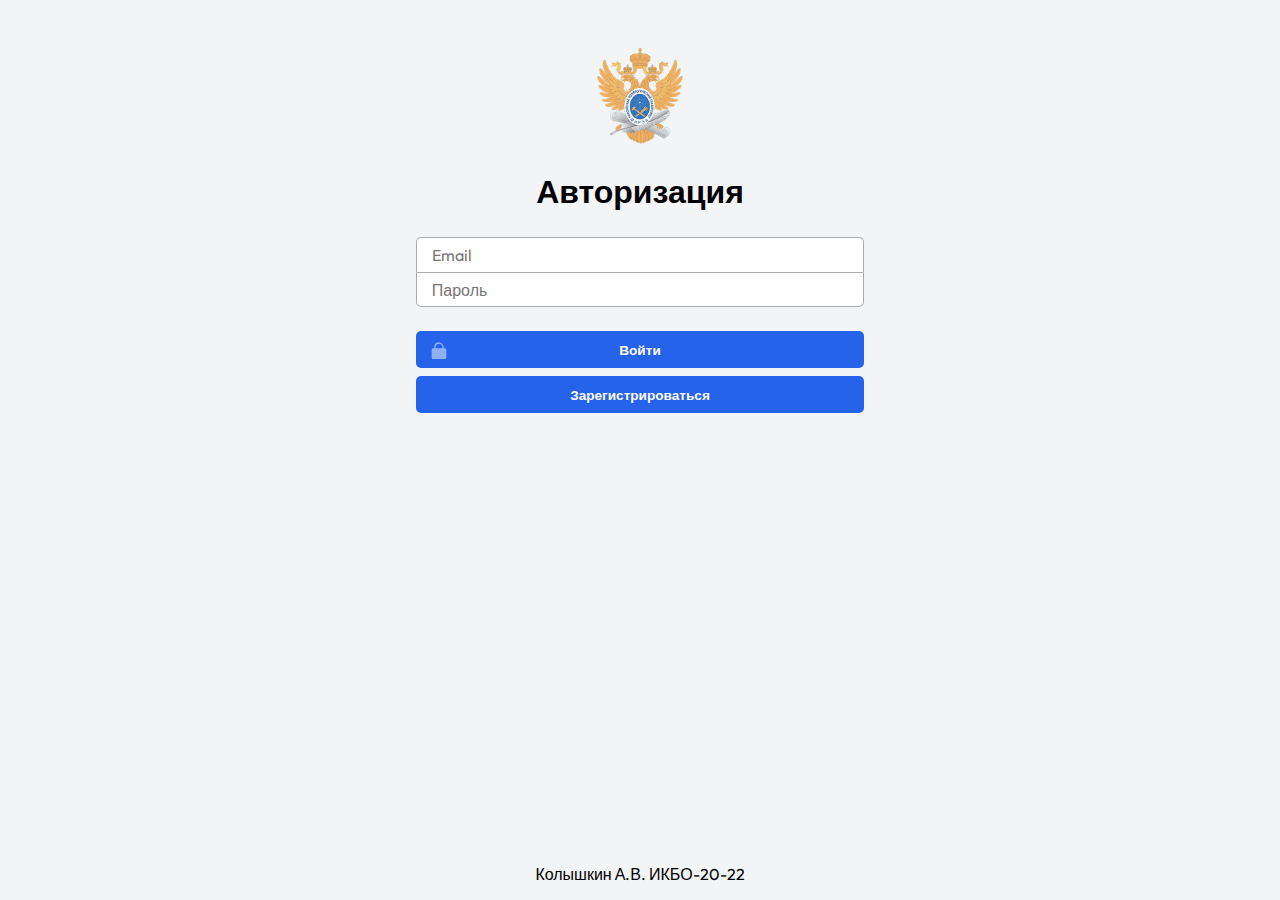
<file: index.html>
<!DOCTYPE html>
<html lang="en">
<head>
    <meta charset="UTF-8">
    <meta name="viewport" content="width=device-width, initial-scale=1.0">
    <title>Document</title>
</head>
<body>
    <script>
        window.location.assign('login/index.html');
    </script>
</body>
</html>
</file>
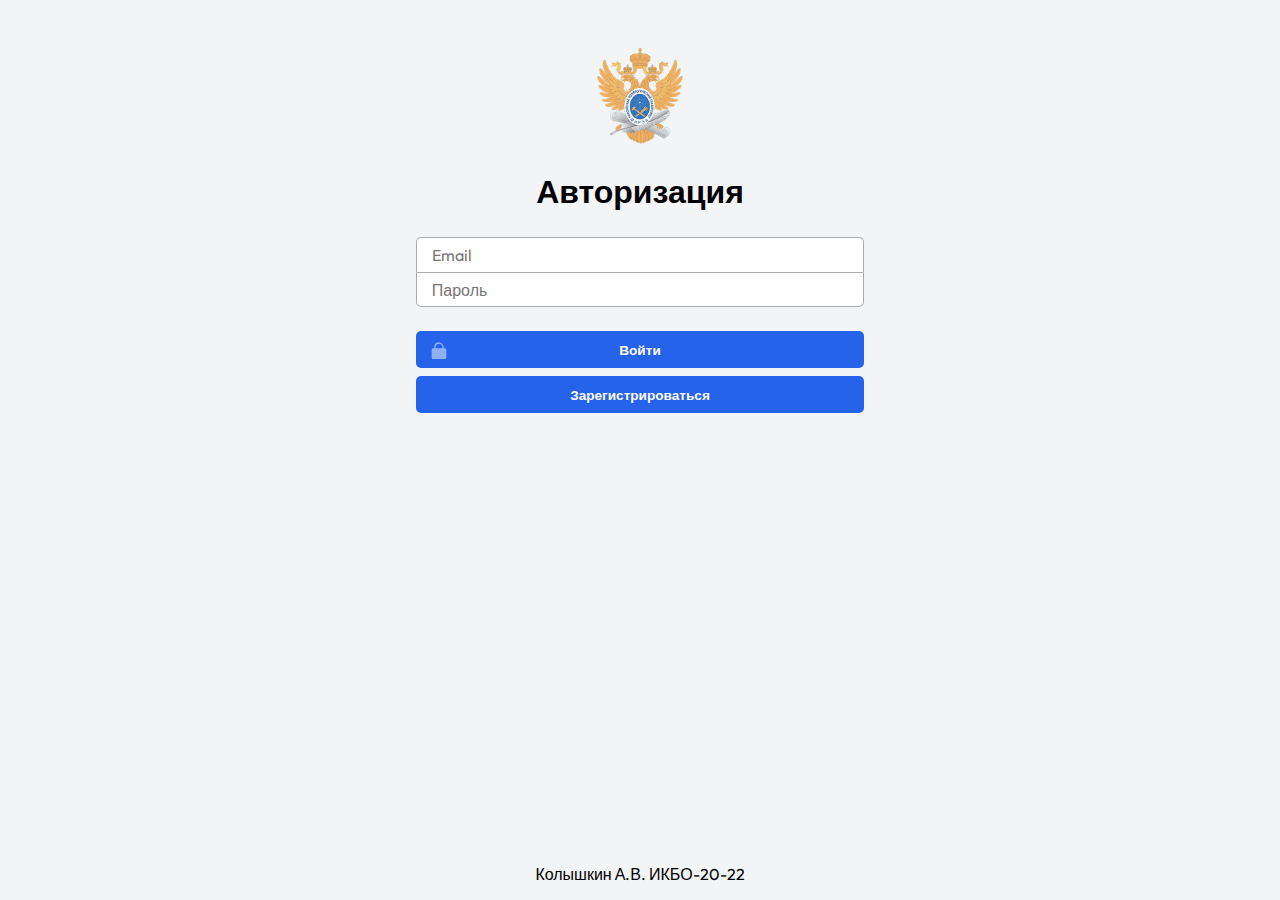
<file: login/index.html>
<!DOCTYPE html>
<html lang="en">
<head>
    <meta charset="UTF-8">
    <meta name="viewport" content="width=device-width, initial-scale=1.0">
    <title>Аутенфикация</title>
    <link rel="stylesheet" href="login.css">
    <link rel="shortcut icon" href="../src/logo.png" type="image/x-icon">
    <script src="script.js"></script>
</head>
<body>
    <div class = "login">
        <img class = "logo" src="../src/logo.png">
        <h2>Авторизация</h2>
        <form id ="login_form">
            <input id = "email" type="email" placeholder="Email" required>
            <input id = "password" type="password" placeholder="Пароль" required>
            <button onclick = "login()" class="login_button" form="login_form"><img class = "lock" src="lock.svg">Войти</button>
            <button class = "reg" form="">Зарегистрироваться</button>
        </form>
    </div>
    <footer>
        <p>Колышкин А.В. ИКБО-20-22</p>
    </footer>
</body>
</html>
</file>
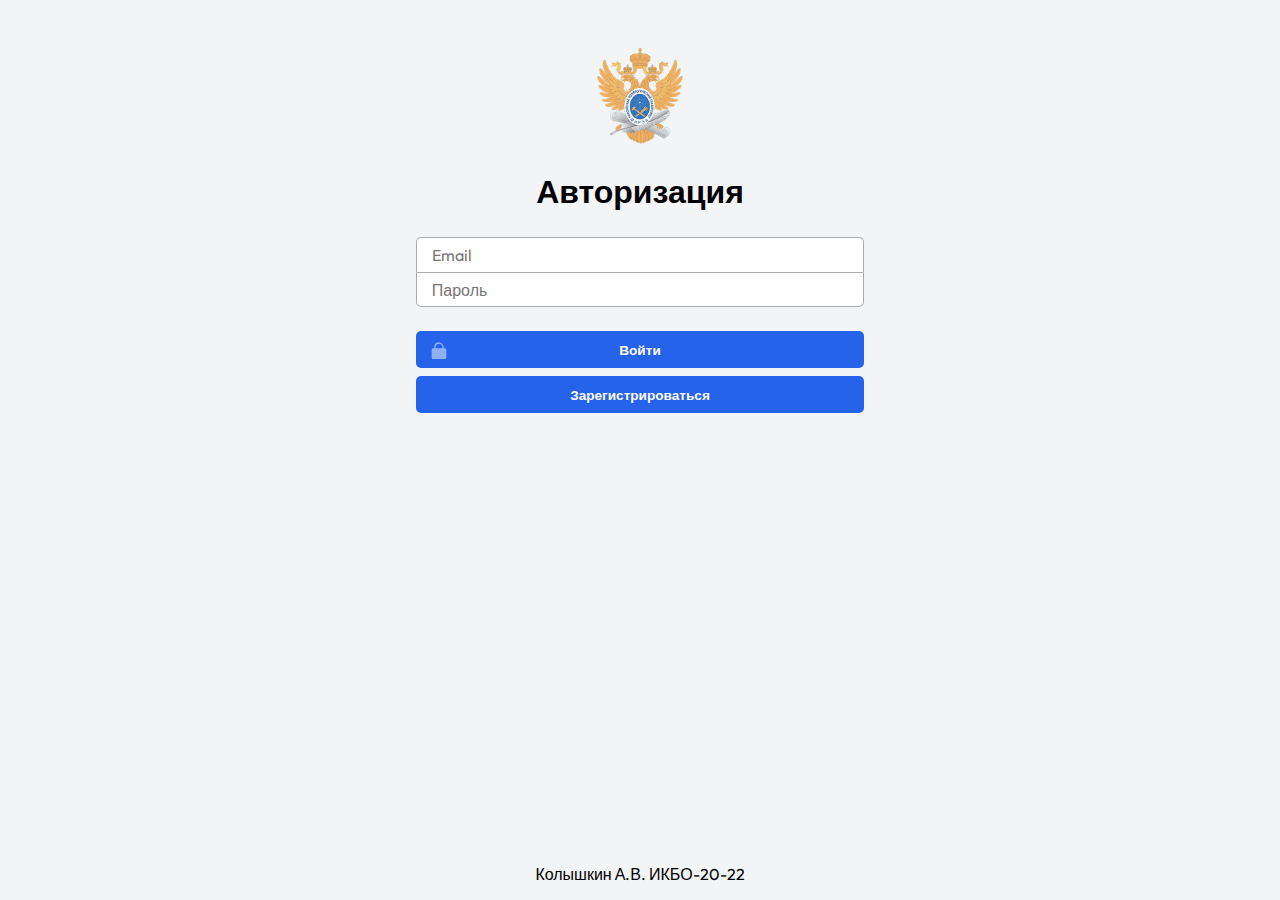
<file: edit/edit.html>
<!DOCTYPE html>
<html lang="en">
<head>
    <meta charset="UTF-8">
    <meta name="viewport" content="width=device-width, initial-scale=1.0">
    <title>Электронная зачётная книжка</title>
    <link rel="shortcut icon" href="../src/logo.png" type="image/x-icon">
    <link rel="stylesheet" href="edit.css">
    <script src="edit.js"></script>
</head>
<body>
    <div class = "wrapper">
        <div class = "content">
            <div class = "page_header">
                <img class = "logo" src="../src/logo.png">
                <h1>Электронная зачётная книжка</h1>
                <div class = "user">
                    <div class="userName">
                        <img src="../src/user.png">
                        <p>Username</p>
                    </div>
                    <div class = "logout">
                        <img src="../src/logout.png">
                        <p>Выйти</p>
                    </div>
                </div>
            </div>
            <div class="info">
                <p style="font-weight: bold;">Выбранный студент:</p>
                <p class = "infoName">Username</p>
                <div>
                    <p class="blue">Группа:</p>
                    <p class = "group">UserGroup</p>
                </div>
                <div>
                    <p class="blue">Курс:</p>
                    <p class = "course">1</p>
                </div>
            </div>
            <table class ="markbook">
                <thead>
                    <tr>
                        <th>Дата</th>
                        <th>Наименование дисциплины</th>
                        <th>Вид контроля</th>
                        <th>Общее кол-во час.</th>
                        <th>Семестр и год</th>
                        <th>Оценка(балл)</th>
                    </tr>
                </thead>
                <tbody>
                </tbody>
            </table>
            <button class="Btn" onclick="add()">
                <div class="sign"><p>+</p></div>
                <div class="text">Добавить</div>
            </button>
        </div>
        <footer>
            <p>Колышкин А.В. ИКБО-20-22</p>
        </footer>
    </div>
</body>
</html>
</file>
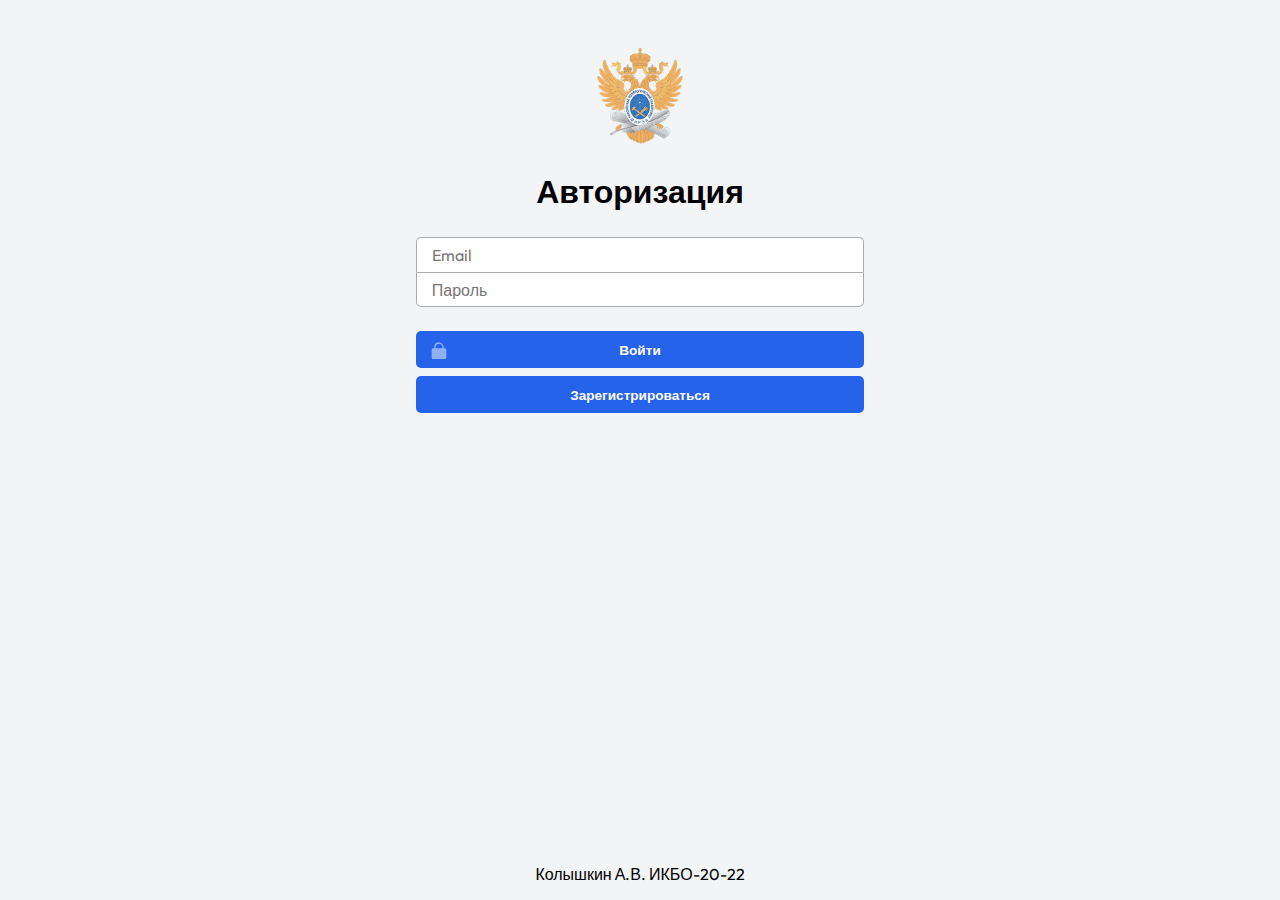
<file: main/main.html>
<!DOCTYPE html>
<html lang="en">
<head>
    <meta charset="UTF-8">
    <meta name="viewport" content="width=device-width, initial-scale=1.0">
    <title>Электронная зачётная книжка</title>
    <link rel="shortcut icon" href="../src/logo.png" type="image/x-icon">
    <link rel="stylesheet" href="main.css">
    <script src="main.js"></script>
</head>
<body>
    <div class = "wrapper">
        <div class = "content">
            <div class = "page_header">
                <img class = "logo" src="../src/logo.png">
                <h1>Электронная зачётная книжка</h1>
                <div class = "user">
                    <div class="userName">
                        <img src="../src/user.png">
                        <p>Username</p>
                    </div>
                    <div class = "logout">
                        <img src="../src/logout.png">
                        <p>Выйти</p>
                    </div>
                </div>
            </div>
            <div class="info">
                <p>Username</p>
                <div>
                    <p class="blue">Группа:</p>
                    <p class = "group">UserGroup</p>
                </div>
                <div>
                    <p class="blue">Курс:</p>
                    <p class = "course">1</p>
                </div>
            </div>
            <table class ="markbook">
                <thead>
                    <tr>
                        <th>Дата</th>
                        <th>Наименование дисциплины</th>
                        <th>Вид контроля</th>
                        <th>Общее кол-во час.</th>
                        <th>Семестр и год</th>
                        <th>Оценка(балл)</th>
                    </tr>
                </thead>
                <tbody>
                </tbody>
            </table>
        </div>
        <footer>
            <p>Колышкин А.В. ИКБО-20-22</p>
        </footer>
    </div>
    
</body>
</html>
</file>
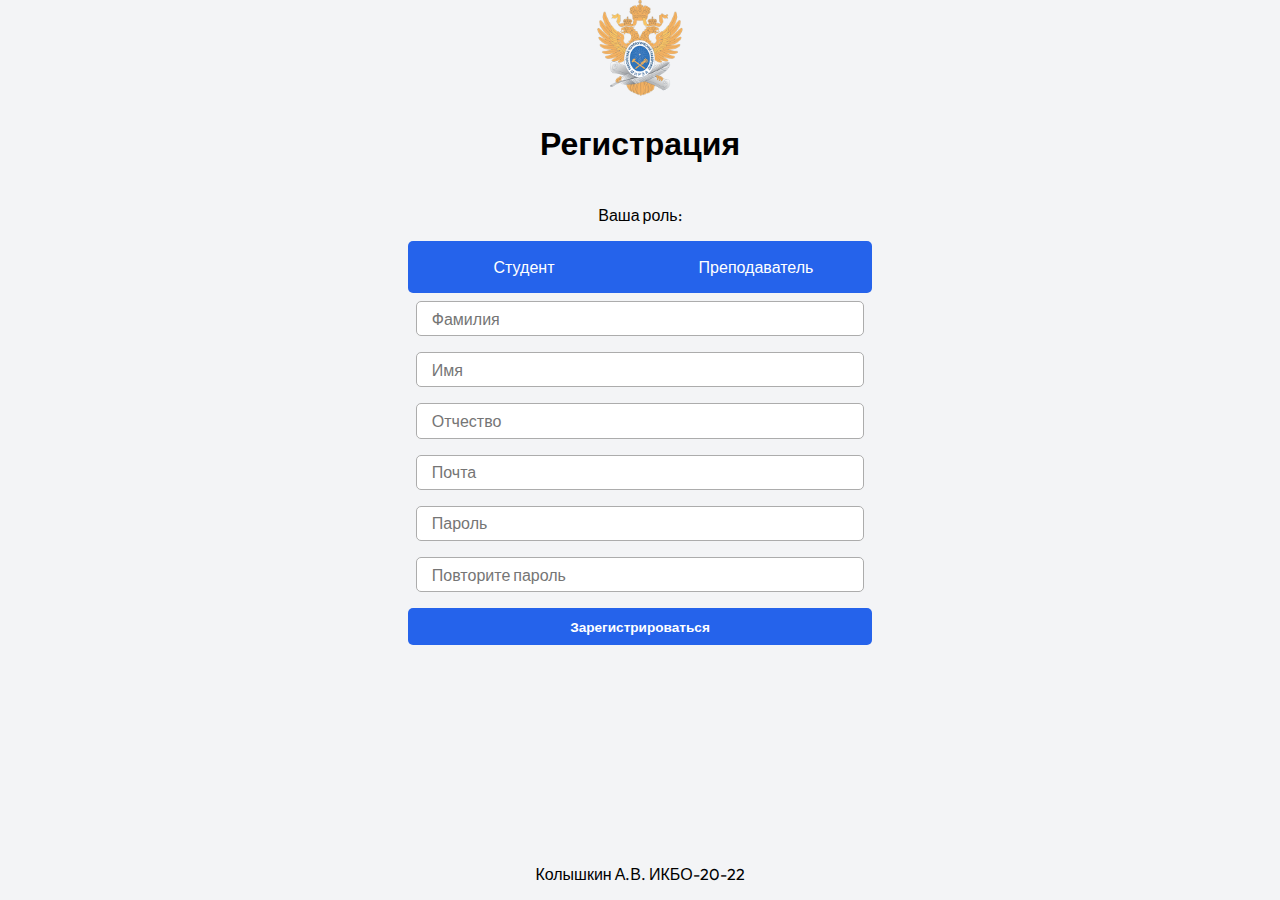
<file: signin/signin.html>
<!DOCTYPE html>
<html lang="en">
<head>
    <meta charset="UTF-8">
    <meta name="viewport" content="width=device-width, initial-scale=1.0">
    <title>Аутенфикация</title>
    <link rel="stylesheet" href="signin.css">
    <link rel="shortcut icon" href="../src/logo.png" type="image/x-icon">
    <script src="signin.js"></script>
</head>
<body>
    <div class = "wrapper">
        <div class = "content">
            <div class = "login">
                <img class = "logo" src="../src/logo.png">
                <h2>Регистрация</h2>
                <form id ="login_form">
                    <div class = "role">
                        <p>Ваша роль: </p>
                        <div class = "selectRole">
                            <div class = "student"><p>Студент</p></div>
                            <div class = "teacher"><p>Преподаватель</p></div>
                        </div>
                    </div>
                    <input id = "surname" type="text" placeholder="Фамилия" required>
                    <input id = "name" type="text" placeholder="Имя" required>
                    <input id = "secondName" type="text" placeholder="Отчество" required>
                    <input id = "email" type="email" placeholder="Почта" required>
                    <input id = "password" type="password" placeholder="Пароль" required>
                    <input id = "repeatPassword" type="password" placeholder="Повторите пароль" required>
                    <button class = "reg">Зарегистрироваться</button>
                </form>
            </div>
        </div>
        <footer>
            <p>Колышкин А.В. ИКБО-20-22</p>
        </footer>
    </div>
</body>
</html>
</file>
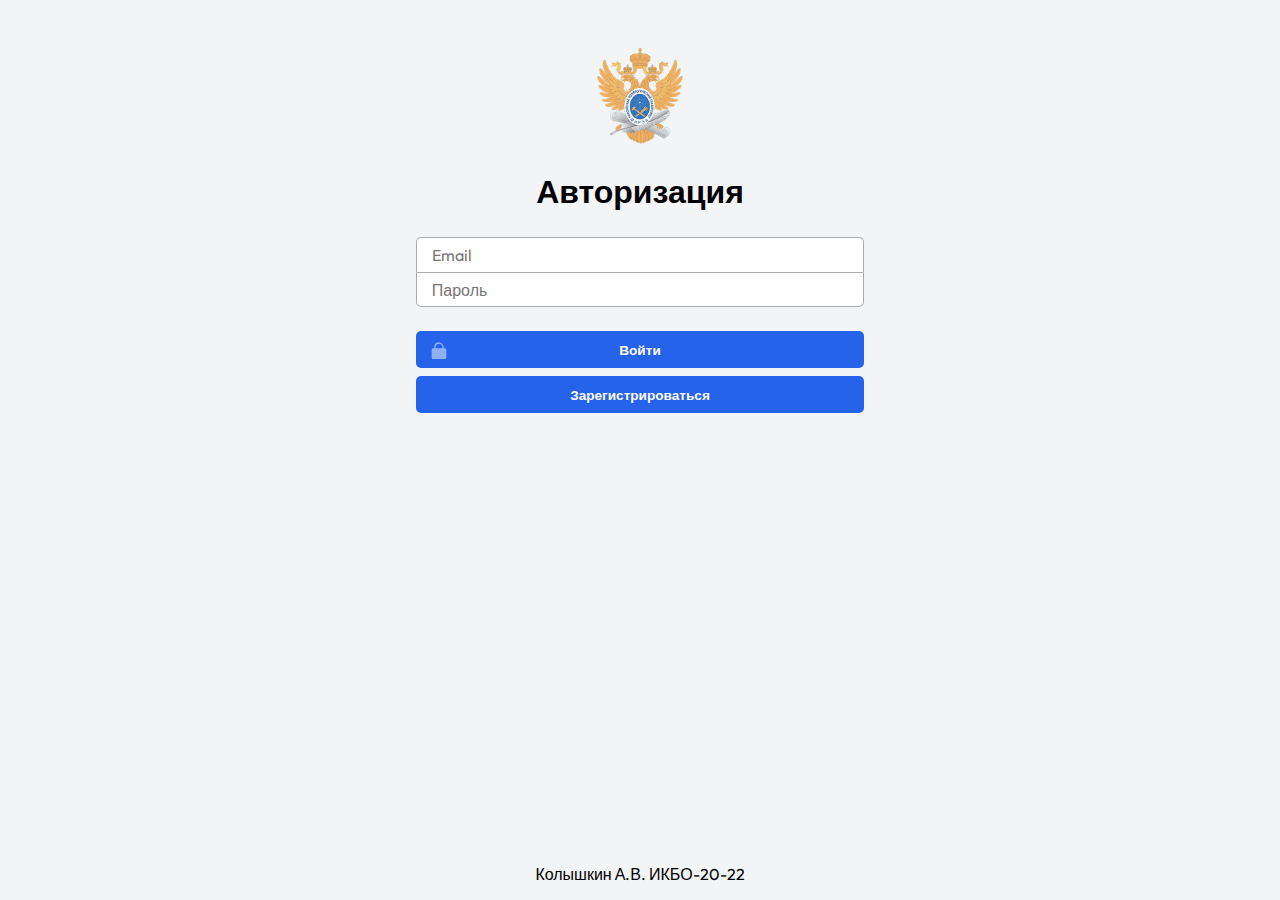
<file: tmain/tmain.html>
<!DOCTYPE html>
<html lang="en">
<head>
    <meta charset="UTF-8">
    <meta name="viewport" content="width=device-width, initial-scale=1.0">
    <title>Document</title> 
    <link rel="shortcut icon" href="../src/logo.png" type="image/x-icon">
    <link rel="stylesheet" href="tmain.css">
    <script src="tmain.js"></script>
</head>
<body>
    <div class = "wrapper">
        <div class = "content">
            <div class = "page_header">
                <img class = "logo" src="../src/logo.png">
                <h1>Электронная зачётная книжка</h1>
                <div class = "user">
                    <div class="userName">
                        <img src="../src/user.png">
                        <p>Username</p>
                    </div>
                    <div class = "logout">
                        <img src="../src/logout.png">
                        <p>Выйти</p>
                    </div>
                </div>
            </div>
            <div class = "selectStudent">
                <p>Выберите студента: </p>
                <table class ="students">
                    <thead>
                        <tr>
                            <th>ID</th>
                            <th>Имя</th>
                            <th>Курс</th>
                            <th>Группа</th>
                        </tr>
                    </thead>
                    <tbody>
                    </tbody>
                </table>
            </div>
        </div>
        <footer>
            <p>Колышкин А.В. ИКБО-20-22</p>
        </footer>
    </div>
</body>
</html>
</file>
<file: login/login.css>
@import url('https://fonts.googleapis.com/css2?family=Outfit:wght@300&display=swap');
body {
    margin-top:3rem;
    background-color:rgb(243 244 246);
    font-family: 'Outfit', sans-serif;
    display: flex;
    justify-content: center;
    flex-direction: column;
}
h2{
    font-size: 2rem;
}
form{
    display: flex;
    flex-direction: column;

}
.login{
    display: flex;
    flex-direction: column;
    align-items: center;
}
#email,#password{
    width: 28rem;
    height: 2.2rem;
    text-indent: 0.8rem;
    font-family: 'Outfit', sans-serif;
    font-size:1rem;
    border: 1px solid rgb(172, 172, 172);
    box-sizing: border-box;
}
#email:focus, #password:focus{
    outline: none;
}
#email{
    border-radius: 5px 5px 0 0;
    border-bottom: none;
    margin-bottom: none;
}
#password{
    border-radius:0 0 5px 5px;
    margin-top: none;
}
#email::placeholder, #password::placeholder{
    font-size: 1rem;
}
.logo{
    width: 96px;
    height: 96px;
}
.login_button{
    font-family: 'Outfit', sans-serif;
    margin-top: 1.5rem;
    height: 2.3rem;
    background-color: rgb(37,99,235);
    color:white;
    font-size: 0.85rem;
    font-weight:bolder;
    border: none;
    border-radius: 5px;
    transition: transform 2s;
    position: relative;
}
.login_button:hover, .reg:hover{
    background-color: rgb(29,78,216);
}
.lock{
    width: 20px;
    height: 20px;
    filter: invert(100%) opacity(0.5);
    position: absolute;
    left:3%;
}
.login_button:hover .lock{
    filter: invert(100%) opacity(1);
}
.reg{
    font-family: 'Outfit', sans-serif;
    margin-top: 0.5rem;
    height: 2.3rem;
    background-color: rgb(37,99,235);
    color:white;
    font-size: 0.85rem;
    font-weight:bolder;
    border: none;
    border-radius: 5px;
    transition: transform 2s;
    position: relative;
}
footer{
    display: flex;
    position: absolute;
    align-items: center;
    width: 100%;
    justify-content: center;
    left:0;
    bottom: 0;
}
@media only screen and (max-width: 767px) {
    body{
        display: flex;
        justify-content: center;
        align-items: center;
    }
    #email,#password{
        width: 20rem;
    }
    footer{
        bottom: 10%;
    }

}
</file>
<file: edit/edit.css>
body {
    font-family: Arial, sans-serif;
    display: flex;
    flex-direction: column;
    margin:0;
    background-color:rgb(243 244 246);
}

table {
    width: 100%;
    border-collapse: collapse;
    margin-top: 20px;
}

table, th, td {
    border: 1px solid #ddd;
    background-color: white;
}

th, td {
    padding: 10px;
    text-align: left;
}


th {
    background-color: #f2f2f2;
}
.userName{
    display: flex;
    flex-direction: row;
    gap:3px;
    background-color: rgb(37,99,235);
    border-radius: 5px 0 0 5px;
    padding-left: 10px;
    transition: background-color 0.2s;
}
.userName img{
    width: 20px;
    height: 20px;
    margin-block-start: 0.9rem;
    filter:invert(1);
}
.userName p{
    white-space: nowrap;
}
.logout{
    display: flex;
    flex-direction: row;
    gap:3px;
    background-color: rgb(37,99,235);
    border-radius: 0 5px 5px 0;
    padding-left: 10px;
    padding-right: 10px;
    transition: background-color 0.2s;
}
.logout img{
    width: 20px;
    height: 20px;
    margin-block-start: 0.9rem;
    filter:invert(1);
}
.user{
    display: flex;
    flex-direction: row;
    justify-content: end;
    flex-grow: 1;
    height: 3rem;
    width: 14rem;
    color:white;
    margin-top:1rem;
}

.userName:hover, .logout:hover{
    background-color: rgb(29,78,216);
    cursor: pointer;
}
tr{
    transition: background-color 0.2s;
}
td{
    transition: background-color 0.8s;
}
tr:hover{
    background-color: ghostwhite;
}
td:hover{
    background-color:rgba(29,78,216,0.3);

}


.page_header{
    display: flex;
    position: relative;
    flex-direction: row;
}
.logo{
    width: 70px;
    height: 70px;
}
.info{
    display: flex;
    flex-direction: row;
    gap:1rem;
}
.info div{
    display: flex;
    flex-direction: row;
    gap:5px;
    justify-content: center;
    align-items: center;
}
.info p{
    margin-block-start: 0;
    margin-block-end: 0;
}
.blue{
    color:rgb(37,99,235);
}


.Btn {
    display: flex;
    align-items: center;
    justify-content: flex-start;
    width: 45px;
    height: 45px;
    border: none;
    border-radius: 5px;
    margin-top: 5px;
    cursor: pointer;
    position: relative;
    overflow: hidden;
    transition-duration: .3s;
    box-shadow: 2px 2px 10px rgba(0, 0, 0, 0.199);
    background-color: rgb(37,99,235);
  }
  

  .sign {
    width: 100%;
    transition-duration: .3s;
    display: flex;
    align-items: center;
    position: relative;
    padding-left: 0.5rem;
  }
  .Btn p{
    color:white;
    font-size: 2rem;
  }

  .text {
    position: absolute;
    right: -5%;
    width: 0%;
    opacity: 0;
    color: white;
    font-size: 1.2em;
    font-weight: 600;
    transition-duration: .3s;
  }
  .Btn:hover {
    width: 125px;
    transition-duration: .3s;
    background-color: rgb(29,78,216);
  }
  

  .Btn:hover .text {
    opacity: 1;
    width: 70%;
    transition-duration: .3s;
    padding-right: 10px;
    background-color: rgb(29,78,216);
  }

  .Btn:active {
    transform: translate(2px ,2px);
  }

  #plus, #min{
    display: none;
  }


  .list{
    border: 1px solid red;
  }

  .bad{
    background-color: rgba(255, 0, 0, 0.493) !important; 
    transition: background-color 0.2s;
  }


  .buttons{
    background-color: rgb(37,99,235);
    border: none;
    color:white;
    margin: 1px;
    width: 20px;
    height: 20px;
    border-radius: 5px;
    transition: background-color 0.5s, transform 0.2s;
  }
  .buttons:hover{
    background-color: rgb(29,78,216);
    transform: scale(1.1);
  }

  body,html {
    height: 100%;
  }
  .wrapper {
    display: flex;
    flex-direction: column;
    min-height: 100%;
  }
  .content {
    flex: 1 0 auto;
  }
  footer {
    flex: 0 0 auto;
    display: flex;
    justify-content: center;
    align-items: flex-end;
  }
@media only screen and (max-width: 576px) {
  .page_header{
    display: flex;
    flex-direction: column;
  }
  h1{
    font-size: 1.5rem;
    text-align: center;
  }
  .user{
    position: absolute;
    right: 0;
  }
  .info{
    flex-direction: column;
    justify-content: flex-start;
    align-items: flex-start;
  }
}
@media only screen and (max-width: 340px){
  .logo{
    display: none;
  }
  .user{
    position: relative;
  }
  .page_header{
    flex-direction: column-reverse;
    align-items: center;
  }
}
</file>
<file: main/main.css>
body {
    font-family: Arial, sans-serif;
    background-color:rgb(243 244 246);
    margin: 0;
}

table {
    width: 100%;
    border-collapse: collapse;
    margin-top: 20px;
    background-color: white;
}

table, th, td {
    border: 1px solid #ddd;
}

th, td {
    padding: 10px;
    text-align: left;
}

th {
    background-color: #f2f2f2;
}
.userName{
    display: flex;
    flex-direction: row;
    gap:3px;
    background-color: rgb(37,99,235);
    border-radius: 5px 0 0 5px;
    padding-left: 10px;
    transition: background-color 0.2s;
}
.userName img{
    width: 20px;
    height: 20px;
    margin-block-start: 0.9rem;
    filter:invert(1);
}
.userName p{
    white-space: nowrap;
}
.logout{
    display: flex;
    flex-direction: row;
    gap:3px;
    background-color: rgb(37,99,235);
    border-radius: 0 5px 5px 0;
    padding-left: 10px;
    padding-right: 10px;
    transition: background-color 0.2s;
}
.logout img{
    width: 20px;
    height: 20px;
    margin-block-start: 0.9rem;
    filter:invert(1);
}
.user{
    display: flex;
    flex-direction: row;
    justify-content: end;
    flex-grow: 1;
    height: 3rem;
    width: 14rem;
    color:white;
    margin-top:1rem;
}

.userName:hover, .logout:hover{
    background-color: rgb(29,78,216);
    cursor: pointer;
}
tr{
    transition: background-color 0.2s;
}
td{
    transition: background-color 0.8s;
}
tr:hover{
    background-color: ghostwhite;
}
td:hover{
    background-color:rgba(29,78,216,0.3);

}

.page_header{
    display: flex;
    position: relative;
    flex-direction: row;
}
.logo{
    width: 70px;
    height: 70px;
}
.info{
    display: flex;
    flex-direction: row;
    gap:1rem;
}
.info div{
    display: flex;
    flex-direction: column;
    justify-content: center;
    align-items: center;
}
.info p{
    margin-block-start: 0;
    margin-block-end: 0;
}
.blue{
    color:rgb(37,99,235);
}
body,html {
    height: 100%;
}
.wrapper {
    display: flex;
    flex-direction: column;
    min-height: 100%;
}
.content {
    flex: 1 0 auto;
    padding: 8px    ;
}
footer {
    flex: 0 0 auto;
    display: flex;
    justify-content: center;
    align-items: flex-end;
}

@media only screen and (max-width: 576px) {
    .page_header{
      display: flex;
      flex-direction: column;
    }
    h1{
      font-size: 1.5rem;
      text-align: center;
    }
    .user{
      position: absolute;
      right: 0;
    }
    .info{
      flex-direction: column;
      justify-content: flex-start;
      align-items: flex-start;
    }
}
@media only screen and (max-width: 340px){
    .logo{
        display: none;
    }
    .user{
        position: relative;
    }
    .page_header{
        flex-direction: column-reverse;
        align-items: center;
    }
}
</file>
<file: signin/signin.css>
@import url('https://fonts.googleapis.com/css2?family=Outfit:wght@300&display=swap');
body {
    background-color:rgb(243 244 246);
    font-family: 'Outfit', sans-serif;
    display: flex;
    justify-content: center;
    flex-direction: column;
    height: 100%;
    margin-top: 0;
}
h2{
    font-size: 2rem;
}
form{
    display: flex;
    flex-direction: column;

}
.login{
    display: flex;
    flex-direction: column;
    align-items: center;
}
input{
    width: 28rem;
    height: 2.2rem;
    text-indent: 0.8rem;
    font-family: 'Outfit', sans-serif;
    font-size:1rem;
    border: 1px solid rgb(172, 172, 172);
    box-sizing: border-box;
    margin:0.5rem;
    border-radius: 5px;
}
input[type="radio"]{
    width: auto;
    height: auto;
}

.role{
    display: flex;
    flex-direction: column;
    align-items: center;
}
.selectRole{
    display: flex;
    flex-direction: row;
    width: 100%;
}
.student, .teacher{
    display: flex;
    align-items: center;
    justify-content: center;
    flex-grow: 1;
    color:white;
    background-color: rgb(37,99,235);
    max-width: 50%;
    transition: background-color 0.2s;
}
.student{
    border-radius: 5px 0 0 5px;
}
.teacher{
    border-radius: 0 5px 5px 0;
}
.student:hover, .teacher:hover{
    background-color: rgb(29,78,216) !important;
    cursor: pointer;
}
input:focus{
    outline: none;
    border-color: rgb(37,99,235);
}

.logo{
    width: 96px;
    height: 96px;
}

.reg:hover{
    background-color: rgb(29,78,216);
    cursor: pointer;
}

.reg{
    font-family: 'Outfit', sans-serif;
    margin-top: 0.5rem;
    height: 2.3rem;
    background-color: rgb(37,99,235);
    color:white;
    font-size: 0.85rem;
    font-weight:bolder;
    border: none;
    border-radius: 5px;
    transition: transform 2s;
    position: relative;
}
html,
body {
	height: 100%;
}
.wrapper {
	display: flex;
	flex-direction: column;
	min-height: 100%;
}
.content {
	flex: 1 0 auto;
}
footer {
	flex: 0 0 auto;
    display: flex;
    justify-content: center;
    align-items: center;
}

@media only screen and (max-width: 576px) {
    footer{
        margin-bottom: 2rem;
    }
    input{
        width: 20rem;
    }
}
</file>
<file: tmain/tmain.css>
@import url('https://fonts.googleapis.com/css2?family=Outfit:wght@300&display=swap');
body{
    font-family:Arial, Helvetica, sans-serif;
    margin: 0;
    margin-left:  10px;
    margin-right: 10px;
    background-color:rgb(243 244 246);
}
.userName{
    display: flex;
    flex-direction: row;
    gap:3px;
    background-color: rgb(37,99,235);
    border-radius: 5px 0 0 5px;
    padding-left: 10px;
    transition: background-color 0.2s;
}
.userName img{
    width: 20px;
    height: 20px;
    margin-block-start: 0.9rem;
    filter:invert(1);
}
.userName p{
    white-space: nowrap;
}
.logout{
    display: flex;
    flex-direction: row;
    gap:3px;
    background-color: rgb(37,99,235);
    border-radius: 0 5px 5px 0;
    padding-left: 10px;
    padding-right: 10px;
    transition: background-color 0.2s;
}
.logout img{
    width: 20px;
    height: 20px;
    margin-block-start: 0.9rem;
    filter:invert(1);
}
.user{
    display: flex;
    flex-direction: row;
    justify-content: end;
    height: 3rem;
    width: 14rem;
    color:white;
    margin-top:1rem;
}

.userName:hover, .logout:hover{
    background-color: rgb(29,78,216);
    cursor: pointer;
}

.page_header{
    display: flex;
    position: relative;
    flex-direction: row;
}
.logo{
    width: 70px;
    height: 70px;
}
h1{
    display: flex;
    justify-content: center;
    flex-grow: 1;
}
table {
    width: 100%;
    border-collapse: collapse;
    margin-top: 20px;
    background-color: white ;
}

table, th, td {
    border: 1px solid #ddd;
}

th, td {
    padding: 10px;
    text-align: left;
}

th {
    background-color: #f2f2f2;
}
tr{
    transition: background-color 0.2s;
}
tr:hover{
    background-color: ghostwhite;
    cursor: pointer;
}
body,html {
	height: 100%;
}
.wrapper {
	display: flex;
	flex-direction: column;
	min-height: 100%;
}
.content {
	flex: 1 0 auto;
}
footer {
	flex: 0 0 auto;
    display: flex;
    justify-content: center;
    align-items: flex-end;
}
@media only screen and (max-width: 576px) {
    body{
        display: flex;
        flex-direction:column;
    }
    h1{
        font-size: 1rem;
    }
    .page_header{
        display: flex;
        flex-direction: column;
        align-items: flex-start;
    }
    .user{
        position: absolute;
        right: 0;
    }
}
</file>
